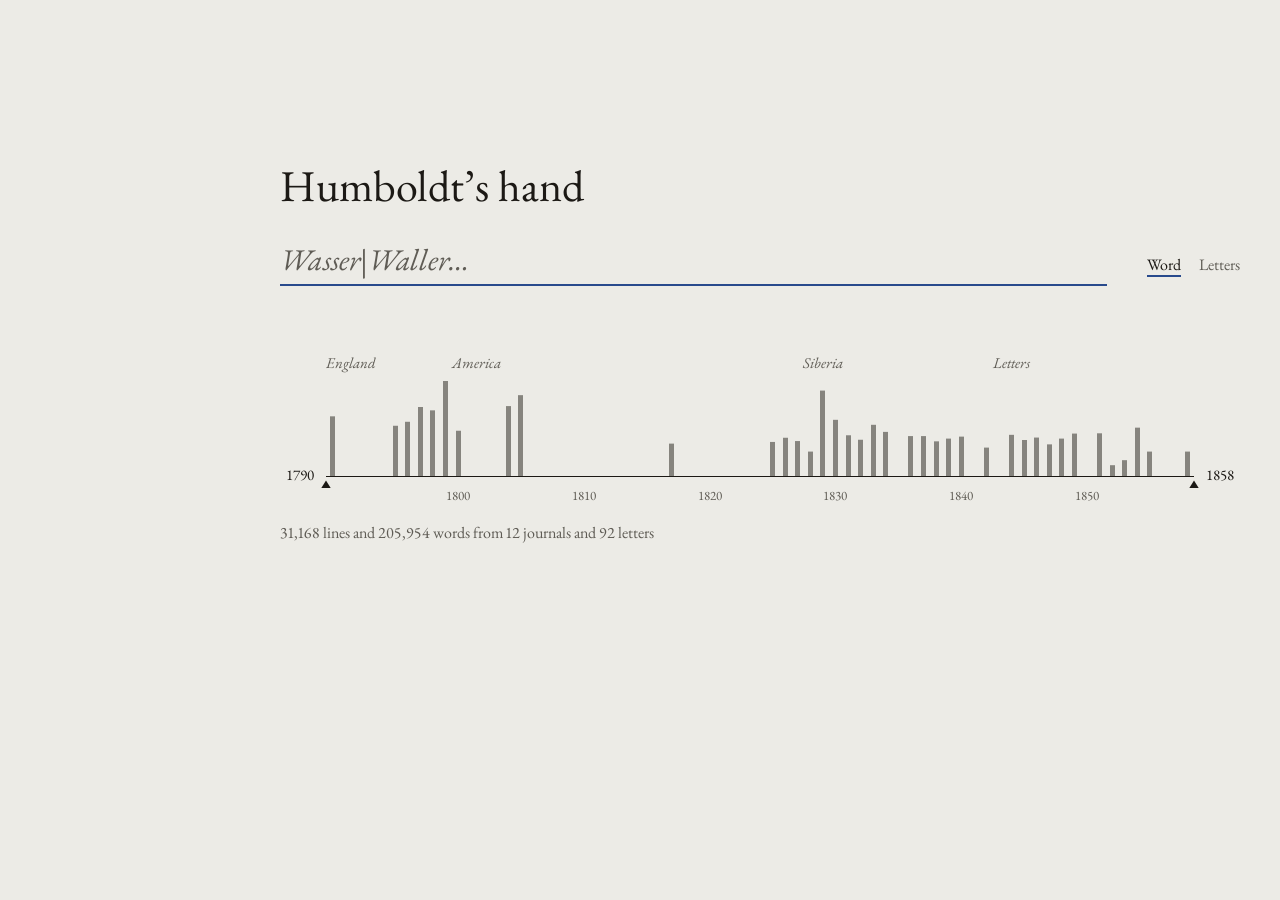
<file: site/index.html>
<!doctype html>
<html lang="en">
<head>
<meta charset="utf-8">
<meta name="viewport" content="width=device-width, initial-scale=1">
<meta name="theme-color" content="#ECEBE6" media="(prefers-color-scheme: light)">
<meta name="theme-color" content="#17181B" media="(prefers-color-scheme: dark)">
<link rel="preconnect" href="https://digilib.bbaw.de" crossorigin>
<link rel="preconnect" href="https://digilib.bbaw.de">
<link rel="preload" href="data/index.json" as="fetch" crossorigin>
<link rel="preload" href="assets/fonts/n-latin.woff2" as="font" type="font/woff2" crossorigin>
<title>Humboldt’s hand</title>
<link rel="stylesheet" href="assets/style.css">
</head>
<body class="idle">
<a class="skip" href="#results" data-t="skip"></a>
<svg class="filters" aria-hidden="true" focusable="false">
  <filter id="ink-script" color-interpolation-filters="sRGB">
    <feColorMatrix type="matrix" values="0 0 0 0 0  0 0 0 0 0  0 0 0 0 0  -0.3 -0.59 -0.11 0 1"/>
    <feGaussianBlur stdDeviation="0.6" result="dark"/>
    <feComponentTransfer in="dark" result="levels"><feFuncA type="linear" slope="5.2" intercept="-1.65"/></feComponentTransfer>
    <feFlood flood-color="currentColor" result="colour"/>
    <feComposite in="colour" in2="levels" operator="in"/>
  </filter>
  <filter id="ink-accent" color-interpolation-filters="sRGB">
    <feColorMatrix type="matrix" values="0 0 0 0 0  0 0 0 0 0  0 0 0 0 0  -0.3 -0.59 -0.11 0 1" result="dark"/>
    <feComponentTransfer in="dark" result="levels"><feFuncA type="linear" slope="3.2" intercept="-1.15"/></feComponentTransfer>
    <feFlood flood-color="currentColor" result="colour"/>
    <feComposite in="colour" in2="levels" operator="in"/>
  </filter>
</svg>
<header id="top">
  <div class="bar">
    <h1 class="title" data-t="title"></h1>
    <div class="searchwrap">
      <input id="q" name="q" type="text" role="combobox" aria-autocomplete="list" aria-expanded="false" aria-controls="suggest" data-label="lookUp" autocomplete="off" autocapitalize="off" spellcheck="false" enterkeyhint="search" lang="de" disabled>
      <ul id="suggest" class="suggest" role="listbox" data-label="suggestions" lang="de" translate="no" hidden></ul>
    </div>
    <div class="controls">
      <div class="switch" role="group" data-label="lookUpBy">
        <button type="button" class="toggle" data-mode="word" aria-pressed="true" data-t="word"></button>
        <button type="button" class="toggle" data-mode="letters" aria-pressed="false" data-t="letters"></button>
      </div>
      <button type="button" id="case" class="toggle case" aria-pressed="false" data-label="matchCase" hidden>Aa</button>
      <div class="pinctl" hidden>
        <span class="thumb" role="img" data-label="pinnedWord"></span>
        <button type="button" id="unpin" class="icon" data-label="remove">
          <svg viewBox="0 0 16 16" aria-hidden="true"><path d="M4 4l8 8M12 4l-8 8"/></svg>
        </button>
      </div>
    </div>
    <button type="button" id="allyears" class="word" data-t="allYears" hidden></button>
    <div class="timeline" id="timeline">
      <div class="names" aria-hidden="true"></div>
      <div class="plot">
        <div class="bars" aria-hidden="true"></div>
        <span class="run" aria-hidden="true"></span>
        <span class="end lo" aria-hidden="true"></span>
        <span class="end hi" aria-hidden="true"></span>
        <div class="readout" aria-hidden="true"></div>
        <div class="h lo" tabindex="0" role="slider" aria-orientation="horizontal" data-label="from"></div>
        <div class="h hi" tabindex="0" role="slider" aria-orientation="horizontal" data-label="to"></div>
      </div>
      <div class="ticks" aria-hidden="true"></div>
    </div>
    <p class="corpus" id="corpus"></p>
  </div>
</header>
<main id="results" tabindex="-1"><p class="status" id="status" role="status" data-t="loading"></p></main>
<p class="vh" id="announce" role="status" aria-live="polite"></p>
<dialog id="detail" aria-labelledby="dterm">
  <div class="dbar">
    <div class="steps">
      <button type="button" class="icon prev" data-label="back"><svg viewBox="0 0 16 16" aria-hidden="true"><path d="M10 3L5 8l5 5"/></svg></button>
      <button type="button" class="icon next" data-label="next"><svg viewBox="0 0 16 16" aria-hidden="true"><path d="M6 3l5 5-5 5"/></svg></button>
      <span class="pos"></span>
    </div>
    <h2 class="term" id="dterm" tabindex="-1" lang="de" translate="no"></h2>
    <button type="button" class="word close" data-t="close"></button>
  </div>
  <div class="dbody"></div>
</dialog>
<script src="assets/app.js"></script>
</body>
</html>
</file>
<file: site/assets/style.css>
@font-face { font-family: "EB Garamond"; font-style: normal; font-weight: 400 500; font-display: swap; src: url("fonts/n-latin.woff2") format("woff2"); unicode-range: U+0000-00FF, U+0131, U+0152-0153, U+02BB-02BC, U+02C6, U+02DA, U+02DC, U+2000-206F, U+20AC, U+2122, U+2212; }
@font-face { font-family: "EB Garamond"; font-style: normal; font-weight: 400 500; font-display: swap; src: url("fonts/n-ext.woff2") format("woff2"); unicode-range: U+0100-02BA, U+02BD-02C5, U+02C7-02CC, U+02CE-02D7, U+02DD-02FF, U+1E00-1E9F, U+1EF2-1EFF, U+2020, U+2113, U+A720-A7FF; }
@font-face { font-family: "EB Garamond"; font-style: italic; font-weight: 400 500; font-display: swap; src: url("fonts/i-latin.woff2") format("woff2"); unicode-range: U+0000-00FF, U+0131, U+0152-0153, U+02BB-02BC, U+02C6, U+02DA, U+02DC, U+2000-206F, U+20AC, U+2122, U+2212; }
@font-face { font-family: "EB Garamond"; font-style: italic; font-weight: 400 500; font-display: swap; src: url("fonts/i-ext.woff2") format("woff2"); unicode-range: U+0100-02BA, U+02BD-02C5, U+02C7-02CC, U+02CE-02D7, U+02DD-02FF, U+1E00-1E9F, U+1EF2-1EFF, U+2020, U+2113, U+A720-A7FF; }

:root {
  --ground: #ECEBE6;
  --sheet: #F6F5F1;
  --ink: #1C1915;
  --script: #2A1F15;
  --muted: #5F5C55;
  --rule: #C9C6BC;
  --ruling: #D6D3C9;
  --pencil: #284A8C;
  --pencil-wash: rgba(40, 74, 140, 0.10);
  --doubt: #9A4A1C;
  --veil: rgba(236, 235, 230, 0.78);
  --trace: color-mix(in srgb, var(--muted) 72%, var(--ground));
  --serif: "EB Garamond", "Garamond", "Iowan Old Style", Georgia, serif;
  --max: 1480px;
  --pad: 40px;
  --gutter: 200px;
  --col: 40px;
  --head: 0px;
  color-scheme: light;
}

@media (prefers-color-scheme: dark) {
  :root:not([data-theme="light"]) {
    --ground: #17181B;
    --sheet: #1F2024;
    --ink: #E9E5DD;
    --script: #F0E8DA;
    --muted: #A3A097;
    --rule: #3A3B41;
    --ruling: #2C2D32;
    --pencil: #9BB3EA;
    --pencil-wash: rgba(155, 179, 234, 0.14);
  --doubt: #E0A36E;
    --veil: rgba(23, 24, 27, 0.8);
    color-scheme: dark;
  }
}

:root[data-theme="dark"] {
  --ground: #17181B;
  --sheet: #1F2024;
  --ink: #E9E5DD;
  --script: #F0E8DA;
  --muted: #A3A097;
  --rule: #3A3B41;
  --ruling: #2C2D32;
  --pencil: #9BB3EA;
  --pencil-wash: rgba(155, 179, 234, 0.14);
  --doubt: #E0A36E;
  --veil: rgba(23, 24, 27, 0.8);
  color-scheme: dark;
}

* { box-sizing: border-box; }

html {
  background: var(--ground);
  scroll-padding-top: var(--head);
  scrollbar-color: var(--rule) transparent;
  -webkit-text-size-adjust: 100%;
}

body {
  margin: 0;
  background: var(--ground);
  color: var(--ink);
  font-family: var(--serif);
  font-size: 18px;
  line-height: 1.45;
  font-kerning: normal;
  font-variant-ligatures: common-ligatures;
  font-variant-numeric: oldstyle-nums proportional-nums;
  -webkit-font-smoothing: antialiased;
  text-rendering: optimizeLegibility;
}

body.locked { overflow: hidden; }

h1, h2, h3 { text-wrap: balance; }

p { text-wrap: pretty; }

::selection { background: var(--pencil-wash); color: var(--ink); }

button, input { font: inherit; color: inherit; letter-spacing: inherit; }

button {
  cursor: pointer;
  background: none;
  border: 0;
  border-radius: 0;
  padding: 0;
  text-align: inherit;
  touch-action: manipulation;
  -webkit-tap-highlight-color: transparent;
}

a {
  color: var(--pencil);
  text-decoration-thickness: 1px;
  text-underline-offset: 4px;
  -webkit-tap-highlight-color: transparent;
}

a:hover { color: var(--ink); }

:focus-visible { outline: 2px solid var(--pencil); outline-offset: 2px; }

svg { display: block; fill: none; stroke: currentColor; stroke-width: 1.3; stroke-linecap: round; stroke-linejoin: round; }

.vh {
  position: absolute;
  width: 1px;
  height: 1px;
  margin: -1px;
  overflow: hidden;
  clip-path: inset(50%);
  white-space: nowrap;
}

.skip {
  position: absolute;
  left: var(--pad);
  top: 8px;
  z-index: 60;
  padding: 4px 10px;
  background: var(--sheet);
  font-size: 15px;
  transform: translateY(-200%);
}

.skip:focus { transform: none; }

.num,
.cap,
.end,
.readout,
.ticks span,
.suggest .n,
.alts .n,
.label .date,
.label .count,
.summary .count,
.pos,
.folio { font-variant-numeric: lining-nums tabular-nums; }

.word {
  min-height: 32px;
  font-size: 15px;
  line-height: 1.3;
  color: var(--muted);
  text-decoration: underline 1px var(--trace);
  text-underline-offset: 4px;
}

.word:hover { color: var(--ink); text-decoration-color: var(--ink); }

.icon {
  display: grid;
  place-items: center;
  width: 32px;
  height: 32px;
  color: var(--muted);
}

.icon:hover { color: var(--ink); }

.icon:disabled { opacity: 0.35; cursor: default; color: var(--muted); }

.icon svg { width: 15px; height: 15px; }

header {
  position: sticky;
  top: 0;
  z-index: 20;
  background: var(--ground);
  border-bottom: 1px solid var(--rule);
}

body.idle header { position: static; border-bottom-color: transparent; }

.bar {
  max-width: var(--max);
  margin: 0 auto;
  padding: 18px var(--pad) 16px;
  display: grid;
  grid-template-columns: var(--gutter) minmax(0, 1fr) auto;
  grid-template-areas:
    "title search controls"
    "years time time";
  column-gap: var(--col);
  row-gap: 14px;
  align-items: baseline;
}

.title {
  grid-area: title;
  margin: 0;
  font-size: 22px;
  font-weight: 400;
  line-height: 1.15;
  white-space: nowrap;
}

.searchwrap { grid-area: search; position: relative; min-width: 0; }

#q {
  display: block;
  width: 100%;
  font-size: 30px;
  line-height: 1.2;
  padding: 0 0 6px;
  background: none;
  border: 0;
  border-bottom: 1px solid var(--trace);
  border-radius: 0;
  outline: none;
  caret-color: var(--pencil);
}

#q:focus-visible { border-bottom-color: var(--pencil); box-shadow: 0 1px 0 var(--pencil); }

#q::placeholder { color: var(--muted); font-style: italic; opacity: 1; }

#q:disabled { opacity: 0.5; cursor: progress; }

.suggest {
  position: absolute;
  top: calc(100% + 6px);
  left: 0;
  width: 300px;
  max-width: 100%;
  margin: 0;
  padding: 6px 0;
  list-style: none;
  background: var(--sheet);
  border: 1px solid var(--rule);
  max-height: 360px;
  overflow: auto;
  overscroll-behavior: contain;
  scrollbar-width: thin;
  z-index: 30;
}

.suggest[hidden] { display: none; }

.suggest li {
  display: flex;
  justify-content: space-between;
  align-items: baseline;
  gap: 24px;
  padding: 3px 16px;
  font-size: 20px;
  line-height: 1.3;
  cursor: pointer;
}

.suggest li[aria-selected="true"], .suggest li:hover { background: var(--pencil-wash); }

.suggest .n { color: var(--muted); font-size: 15px; }

.controls { grid-area: controls; display: flex; align-items: baseline; gap: 22px; }

.switch { display: flex; align-items: baseline; gap: 18px; }

.toggle {
  min-height: 32px;
  font-size: 16px;
  line-height: 1.3;
  color: var(--muted);
}

.toggle:hover { color: var(--ink); }

.toggle[aria-pressed="true"] {
  color: var(--ink);
  text-decoration: underline 1.5px var(--pencil);
  text-underline-offset: 5px;
}

.case[hidden], .pinctl[hidden] { display: none; }

.pinctl { display: flex; align-items: center; gap: 2px; align-self: center; }

.pinctl .thumb { display: flex; align-items: center; height: 32px; }

.thumb .ink { position: relative; }

#allyears { grid-area: years; justify-self: start; align-self: end; }

#allyears[hidden] { display: none; }

.timeline {
  grid-area: time;
  align-self: end;
  position: relative;
  padding: 0 46px;
  user-select: none;
  touch-action: none;
}

.names { position: relative; height: 0; overflow: hidden; }

.names span {
  position: absolute;
  bottom: 8px;
  transform: translateX(-50%);
  font-size: 15px;
  font-style: italic;
  color: var(--muted);
  white-space: nowrap;
}

.names span[hidden] { display: none; }

.names span.start { left: 0; transform: none; }

.names span.end { right: 0; transform: none; }

.plot {
  position: relative;
  height: 24px;
  border-bottom: 1px solid var(--trace);
  cursor: crosshair;
}

.bars { position: absolute; inset: 0; }

.bars i { position: absolute; top: 0; bottom: 0; width: 3px; margin-left: -1.5px; }

.bars b {
  position: absolute;
  left: 0;
  right: 0;
  bottom: 0;
  height: 100%;
  transform-origin: 50% 100%;
  transition: transform 0.25s cubic-bezier(0.2, 0.7, 0.2, 1);
}

.bars .base { background: var(--trace); }

.bars .hit { background: var(--ink); }

.bars i.out b { opacity: 0.25; }

.run {
  position: absolute;
  bottom: -1px;
  height: 1px;
  background: var(--ink);
  pointer-events: none;
}

.narrow .run { height: 2px; bottom: -1.5px; background: var(--pencil); }

.end {
  position: absolute;
  bottom: -6px;
  padding: 0 6px;
  font-size: 15px;
  line-height: 1;
  white-space: nowrap;
  background: var(--ground);
  pointer-events: none;
  z-index: 1;
}

.end.lo { transform: translateX(-100%); margin-left: -6px; }

.end.hi { margin-left: 6px; }

.narrow .end { color: var(--pencil); }

.h {
  position: absolute;
  top: 0;
  bottom: -12px;
  width: 20px;
  margin-left: -10px;
  cursor: ew-resize;
  z-index: 2;
}

.h:focus-visible { outline: none; }

.h::before {
  content: "";
  position: absolute;
  left: 9.5px;
  top: 0;
  bottom: 12px;
  width: 1px;
  background: var(--pencil);
  opacity: 0;
}

.narrow .h::before { opacity: 0.6; }

.h::after {
  content: "";
  position: absolute;
  left: 5px;
  bottom: 0;
  width: 10px;
  height: 8px;
  background: var(--ink);
  clip-path: polygon(50% 0, 100% 100%, 0 100%);
}

.narrow .h::after { background: var(--pencil); }

.h:focus-visible::before { opacity: 1; width: 2px; left: 9px; }

.h:focus-visible::after { background: var(--pencil); width: 14px; height: 11px; left: 3px; }

.readout {
  position: absolute;
  top: -6px;
  transform: translate(-50%, -100%);
  font-size: 15px;
  line-height: 1;
  white-space: nowrap;
  pointer-events: none;
  opacity: 0;
  background: var(--ground);
  padding: 2px 4px;
  z-index: 3;
}

.readout span { margin-left: 8px; color: var(--muted); }

.readout.on { opacity: 1; }

.ticks { display: none; position: relative; height: 26px; }

.ticks span {
  position: absolute;
  top: 12px;
  transform: translateX(-50%);
  font-size: 13px;
  line-height: 1;
  color: var(--muted);
}

.corpus { grid-area: corpus; display: none; margin: 0; color: var(--muted); font-size: 16px; }

body.idle .bar {
  padding-top: max(56px, 18vh);
  padding-bottom: 40px;
  grid-template-areas:
    ". title title"
    ". search controls"
    "years time time"
    ". corpus corpus";
  row-gap: 0;
}

body.idle .title { font-size: 44px; line-height: 1.1; margin-bottom: 32px; }

body.idle .timeline { margin-top: 64px; }

body.idle .names { height: 32px; }

body.idle .plot { height: 96px; }

body.idle .bars i { width: 5px; margin-left: -2.5px; }

body.idle .ticks { display: block; }

body.idle .corpus { display: block; margin-top: 18px; }

main { max-width: var(--max); margin: 0 auto; padding: 0 var(--pad) 120px; }

main:focus { outline: none; }

.status { margin: 56px 0 0 calc(var(--gutter) + var(--col)); color: var(--muted); font-style: italic; }

.summary {
  display: grid;
  grid-template-columns: var(--gutter) minmax(0, 1fr);
  column-gap: var(--col);
  align-items: baseline;
  padding: 36px 0 2px;
}

.summary .term, .label .term {
  margin: 0;
  font-size: 34px;
  font-weight: 400;
  line-height: 1.1;
  overflow-wrap: anywhere;
}

.summary .count { margin: 0; color: var(--muted); font-size: 16px; }

.block {
  --base: 54px;
  display: grid;
  grid-template-columns: var(--gutter) minmax(0, 1fr);
  column-gap: var(--col);
  padding: 26px 0 30px;
}

.block + .block { border-top: 1px solid var(--rule); }

.compare .block:first-child { padding-top: 36px; }

.block.void { align-items: baseline; }

.label { min-width: 0; }

.label .head { margin: 0; font-size: inherit; font-weight: 400; line-height: inherit; }

.label .date, .label .term { display: block; }

.label .date { font-size: 22px; line-height: 1.15; }

.label .date::before, .label .term::before {
  content: "";
  display: inline-block;
  height: var(--base);
  vertical-align: baseline;
}

.label .name { display: block; margin-top: 4px; font-size: 16px; line-height: 1.3; font-style: italic; color: var(--muted); }

.label .count { display: block; margin-top: 6px; font-size: 15px; line-height: 1.3; color: var(--muted); }

.label .more { display: inline-block; margin-top: 8px; }

.label .more[hidden] { display: none; }

.flow { min-width: 0; }

.line { position: relative; display: flex; align-items: flex-start; }

.line::before {
  content: "";
  position: absolute;
  left: 0;
  right: 0;
  top: var(--base);
  border-top: 1px solid var(--ruling);
}

.line + .line { margin-top: 18px; }

.tile { position: relative; flex: none; display: block; cursor: pointer; }

.tile::before {
  content: "";
  position: absolute;
  inset: -6px -9px;
  background: var(--pencil-wash);
  opacity: 0;
  transition: opacity 0.15s;
}

.tile:hover::before { opacity: 1; }

.tile:focus-visible { outline-offset: 7px; }

.tile .box, .tile .inks { display: block; }

.tile .box { position: relative; }

.tile .inks { position: absolute; top: 0; bottom: 0; }

.ink {
  position: absolute;
  display: block;
  opacity: 0;
  transition: opacity 0.3s;
  -webkit-mask-size: 100% 100%;
  mask-size: 100% 100%;
  -webkit-mask-repeat: no-repeat;
  mask-repeat: no-repeat;
}

.ink.ready { opacity: 1; background: var(--script); }

.pin .ink.ready, .thumb .ink.ready { background: var(--pencil); }

.tile.struck .ink.ready { opacity: 0.4; }

.ink.failed { opacity: 1; border: 1px dashed var(--trace); }

.ink.plain {
  overflow: hidden;
  -webkit-mask-image: linear-gradient(90deg, transparent, #000 6%, #000 94%, transparent), linear-gradient(transparent, #000 8%, #000 92%, transparent);
  -webkit-mask-composite: source-in;
  mask-image: linear-gradient(90deg, transparent, #000 6%, #000 94%, transparent), linear-gradient(transparent, #000 8%, #000 92%, transparent);
  mask-composite: intersect;
}

.ink.plain.ready, .pin .ink.plain.ready, .thumb .ink.plain.ready { background: none; }

.ink.plain img { position: absolute; max-width: none; filter: url(#ink-script); }

.pin .ink.plain img, .thumb .ink.plain img { filter: url(#ink-accent); }

.filters { position: absolute; width: 0; height: 0; overflow: hidden; }

#ink-script { color: var(--script); }

#ink-accent { color: var(--pencil); }

.joint { position: absolute; width: 1px; background: var(--trace); }

.cap {
  display: block;
  height: 22px;
  margin-top: 2px;
  font-size: 16px;
  line-height: 22px;
  color: var(--muted);
  white-space: nowrap;
}

.group .cap:empty { display: none; }

.cap .hit { color: var(--pencil); font-weight: 500; }

.tile.struck .cap { text-decoration: line-through; text-decoration-thickness: 1px; }

.letters .cap { text-align: center; }

.tile.pin, .tile.still { cursor: default; }

.tile.pin::before, .tile.still::before { display: none; }

.stroke { position: absolute; right: 0; width: 1px; background: var(--rule); }

.empty p { margin: 0; color: var(--muted); }

.empty .alts { display: flex; flex-wrap: wrap; gap: 4px 26px; margin-top: 10px; }

.alts button {
  min-height: 32px;
  color: var(--ink);
  text-decoration: underline 1px var(--trace);
  text-underline-offset: 4px;
}

.alts button:hover { text-decoration-color: var(--pencil); }

.alts .n { margin-left: 7px; color: var(--muted); font-size: 15px; }

.empty .word { margin-left: 14px; }

#detail {
  width: min(1320px, calc(100vw - 48px));
  height: calc(100dvh - 48px);
  max-width: none;
  max-height: none;
  margin: auto;
  padding: 0;
  border: 1px solid var(--rule);
  background: var(--sheet);
  color: var(--ink);
  overscroll-behavior: contain;
}

#detail[open] {
  display: grid;
  grid-template-rows: auto minmax(0, 1fr);
  animation: fade 0.16s ease-out;
}

#detail::backdrop { background: var(--veil); }

@keyframes fade { from { opacity: 0; } }

.dbar {
  display: grid;
  grid-template-columns: minmax(0, 1fr) auto minmax(0, 1fr);
  align-items: center;
  gap: 16px;
  padding: 8px 20px;
  border-bottom: 1px solid var(--rule);
}

.steps { display: flex; align-items: center; gap: 2px; }

.dbar .pos { margin-left: 12px; font-size: 15px; color: var(--muted); white-space: nowrap; }

.dbar .term {
  margin: 0;
  min-width: 0;
  font-size: 22px;
  font-weight: 400;
  line-height: 1.15;
  text-align: center;
  overflow: hidden;
  text-overflow: ellipsis;
  white-space: nowrap;
}

.dbar .term:focus { outline: none; }

.dbar .close { justify-self: end; }

.dbody {
  display: grid;
  grid-template-columns: minmax(280px, 400px) minmax(0, 1fr);
  column-gap: 44px;
  min-height: 0;
  padding: 32px 28px 28px;
}

.dside {
  min-width: 0;
  overflow: auto;
  overscroll-behavior: contain;
  scrollbar-width: thin;
  padding: 8px 10px 0 0;
}

.specimens { margin-bottom: 4px; }

.edition { margin: 0; max-width: 70ch; font-size: 18px; line-height: 1.45; }

.edition + .edition { margin-top: 6px; }

.edition mark {
  background: none;
  color: inherit;
  text-decoration: underline 1.5px var(--pencil);
  text-underline-offset: 5px;
}

.edition .s { text-decoration-line: line-through; text-decoration-thickness: 1px; color: var(--muted); }

.edition mark.s { text-decoration-line: underline line-through; }

.edition .u { font-style: italic; }

.source { margin-top: 26px; font-size: 16px; line-height: 1.3; }

.source p { margin: 0; }

.source p + p { margin-top: 4px; }

.source .stitle { font-style: italic; }

.source .slinks { margin-top: 18px; }

.source .sfit { margin-top: 6px; font-size: 15px; color: var(--muted); }

.dview { display: flex; flex-direction: column; min-width: 0; min-height: 0; }

.vbar { display: flex; justify-content: flex-end; align-items: center; gap: 6px; margin: -10px 0 6px; }

.vbar .word { padding: 0 6px; }

.vbar .icon { font-size: 20px; line-height: 1; }

.viewer {
  position: relative;
  flex: 1;
  min-height: 260px;
  overflow: hidden;
  background: var(--ground);
  cursor: grab;
  touch-action: none;
}

.viewer.drag { cursor: grabbing; }

.viewer:focus-visible { outline-offset: 3px; }

.viewer .world { position: absolute; left: 0; top: 0; transform-origin: 0 0; will-change: transform; }

.viewer .world img { position: absolute; display: block; max-width: none; user-select: none; -webkit-user-drag: none; }

.viewer .vbox { position: absolute; border: 0 solid #284A8C; pointer-events: none; }

.viewer .vbox.whole { opacity: 0.5; }

.viewer .vbox.inst { background: rgba(40, 74, 140, 0.14); }

.vfail { position: absolute; left: 20px; right: 20px; top: 20px; margin: 0; color: var(--muted); font-size: 16px; }

@media (prefers-color-scheme: dark) {
  :root:not([data-theme="light"]) .viewer .world img { filter: brightness(0.86) contrast(1.05); }
}

:root[data-theme="dark"] .viewer .world img { filter: brightness(0.86) contrast(1.05); }

@media (prefers-reduced-motion: reduce) {
  .bars b { transition: none; }
}

@media (max-width: 719px) {
  :root { --pad: 16px; --gutter: 0px; --col: 0px; }
  header { position: static; }
  .bar {
    grid-template-columns: minmax(0, 1fr);
    grid-template-areas:
      "title"
      "search"
      "controls"
      "time"
      "years";
    row-gap: 6px;
    padding-top: 14px;
    padding-bottom: 8px;
  }
  .title { position: absolute; width: 1px; height: 1px; overflow: hidden; clip-path: inset(50%); }
  #q { font-size: 26px; }
  .controls { gap: 18px; }
  .pinctl { margin-left: auto; }
  .timeline { margin-top: 26px; padding: 0 40px; }
  #allyears { justify-self: end; margin-top: 4px; }
  .readout { top: -4px; }
  body.idle .bar {
    grid-template-areas:
      "title"
      "search"
      "controls"
      "time"
      "years"
      "corpus";
    padding-top: 44px;
    padding-bottom: 28px;
  }
  body.idle .title { position: static; width: auto; height: auto; overflow: visible; clip-path: none; font-size: 34px; margin-bottom: 22px; }
  body.idle .timeline { margin-top: 44px; }
  body.idle .plot { height: 76px; }
  body.idle .bars i { width: 3px; margin-left: -1.5px; }
  .ticks span.odd { display: none; }
  .status { margin-left: 0; }
  .summary, .block { grid-template-columns: minmax(0, 1fr); }
  .summary { padding-top: 26px; row-gap: 2px; }
  .summary .term, .label .term { font-size: 28px; }
  .block { padding: 18px 0 24px; }
  .compare .block:first-child { padding-top: 26px; }
  .block > .label { display: flex; flex-wrap: wrap; align-items: baseline; gap: 0 12px; padding-bottom: 12px; }
  .label .head { display: flex; flex-wrap: wrap; align-items: baseline; gap: 0 12px; }
  .label .date, .label .name, .label .term, .label .count { display: inline; margin: 0; }
  .label .date { font-size: 20px; }
  .label .date::before, .label .term::before { display: none; }
  .label .more { margin: 0 0 0 auto; }
  .block.void { align-items: start; }
  #detail { width: 100vw; height: 100dvh; border: 0; }
  .dbar { padding: 4px 8px 4px 6px; gap: 8px; }
  .dbar .term { font-size: 20px; }
  .dbar .pos { margin-left: 6px; }
  .dbody { display: block; overflow: auto; overscroll-behavior: contain; padding: 22px 16px 24px; }
  .dside { overflow: visible; padding: 0; }
  .dview { margin-top: 26px; }
  .vbar { margin: 0 0 6px; }
  .viewer { flex: none; height: 62vh; }
}

.edges { position: absolute; left: 0; top: 0; overflow: visible; pointer-events: none; }
.edges line { stroke: var(--pencil); stroke-width: 1px; stroke-linecap: round; }
.edges line.inner { opacity: 0.8; }
.edges line.outer { stroke-width: 1.5px; }
.edges text { fill: var(--pencil); font-family: var(--serif); text-anchor: middle; }
.edges text.doubt { fill: var(--doubt); }
.viewer .edges line { stroke-width: var(--sw, 1px); }
.viewer .edges line.outer { stroke-width: calc(var(--sw, 1px) * 1.5); }
.viewer .edges text { paint-order: stroke; stroke: var(--sheet); stroke-width: calc(var(--sw, 1px) * 3); stroke-linejoin: round; }
.specimens.labelled { margin-bottom: 24px; }
.vnote { margin: 8px 0 0; font-size: 14px; line-height: 1.35; color: var(--muted); }
body:not(.edges-on) .edges, body:not(.edges-on) .edges-note { display: none; }
</file>
